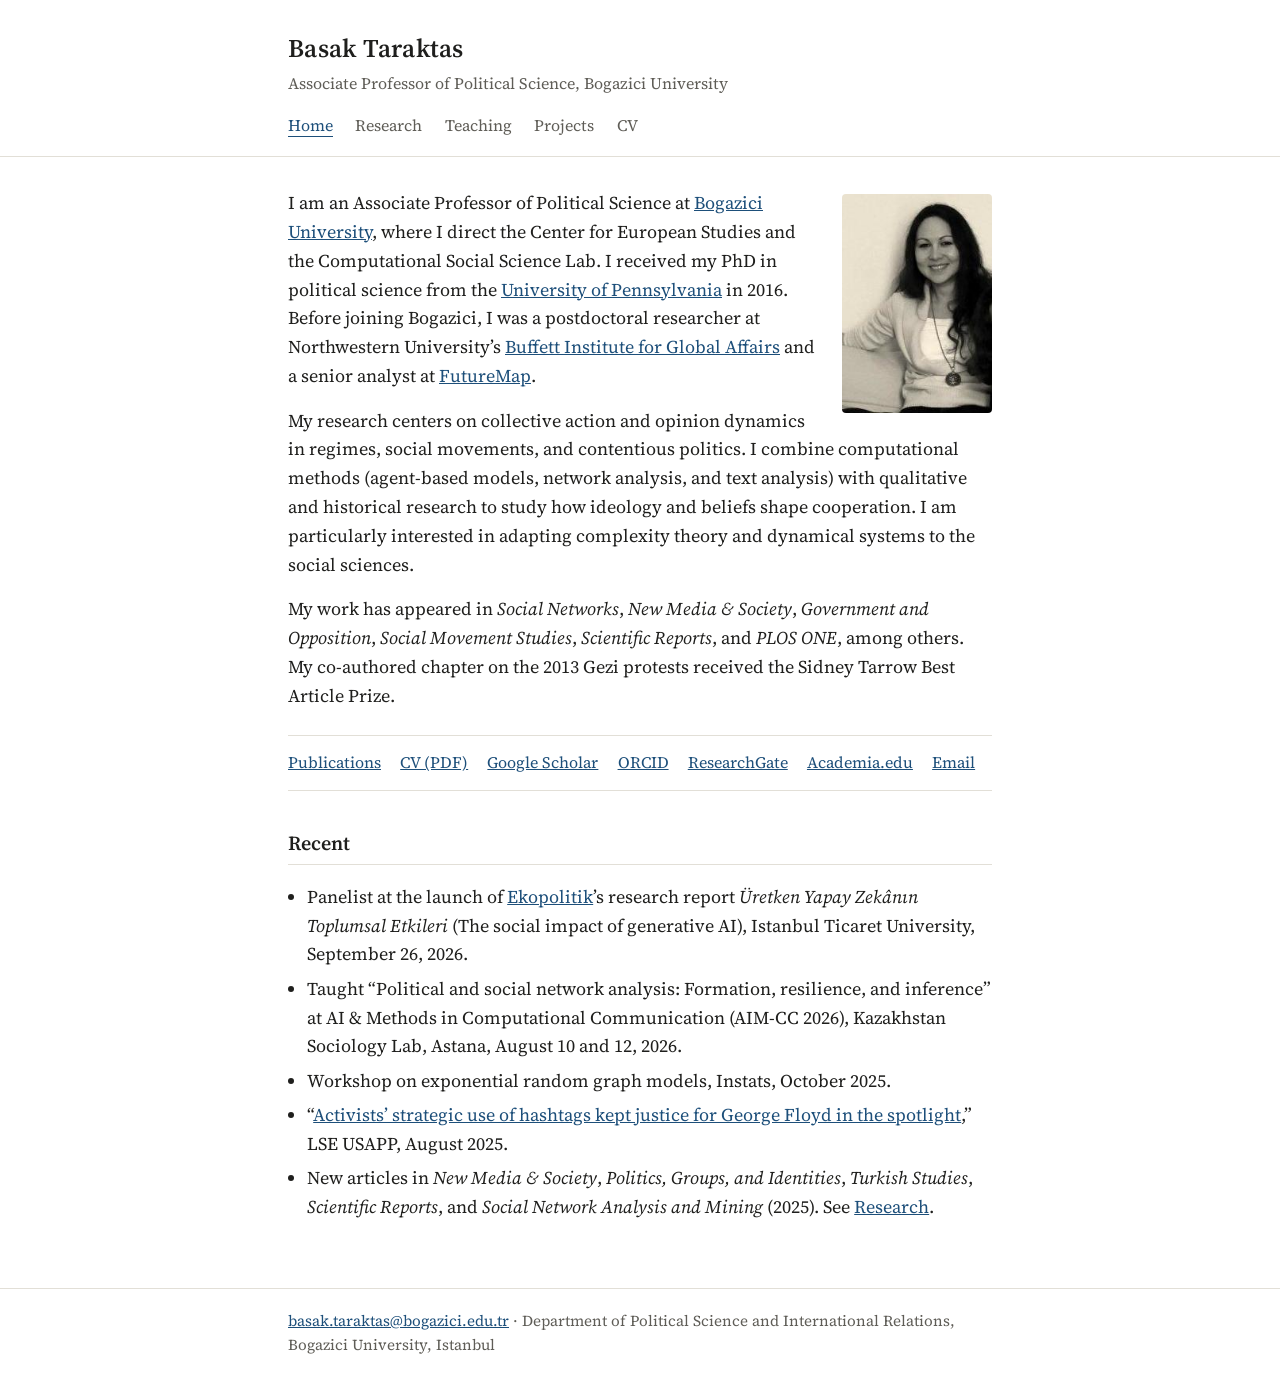
<file: index.html>
<!DOCTYPE html>
<html lang="en">
<head>
  <meta charset="utf-8">
  <meta name="viewport" content="width=device-width, initial-scale=1">
  <title>Basak Taraktas</title>
  <meta name="description" content="Basak Taraktas is an Associate Professor of Political Science at Bogazici University who studies collective action, opinion dynamics, and computational social science.">
  <link rel="canonical" href="https://basaktaraktas.com/">
  <meta property="og:type" content="website">
  <meta property="og:title" content="Basak Taraktas">
  <meta property="og:description" content="Basak Taraktas is an Associate Professor of Political Science at Bogazici University who studies collective action, opinion dynamics, and computational social science.">
  <meta property="og:url" content="https://basaktaraktas.com/">
  <meta property="og:image" content="https://basaktaraktas.com/img/basak-taraktas.jpg">
  <meta name="twitter:card" content="summary">
  <link rel="icon" href="/favicon.svg" type="image/svg+xml">
  <link rel="preconnect" href="https://fonts.googleapis.com">
  <link rel="preconnect" href="https://fonts.gstatic.com" crossorigin>
  <link href="https://fonts.googleapis.com/css2?family=Source+Serif+4:ital,opsz,wght@0,8..60,400;0,8..60,600;1,8..60,400&display=swap" rel="stylesheet">
  <link rel="stylesheet" href="/style.css">
</head>
<body>
  <header class="site-header">
    <div class="wrap">
      <a class="site-name" href="/">Basak Taraktas</a>
      <p class="site-role">Associate Professor of Political Science, Bogazici University</p>
      <nav aria-label="Main">
      <ul>
        <li><a href="/" aria-current="page">Home</a></li>
        <li><a href="/research/">Research</a></li>
        <li><a href="/teaching/">Teaching</a></li>
        <li><a href="/projects/">Projects</a></li>
        <li><a href="/files/taraktas-cv.pdf">CV</a></li>
      </ul>
      </nav>
    </div>
  </header>
  <main>
    <div class="wrap">
      <img class="portrait" src="/img/basak-taraktas.jpg" alt="Photo of Basak Taraktas" width="189" height="276">
      <p>I am an Associate Professor of Political Science at <a href="https://pols.boun.edu.tr/faculty">Bogazici University</a>, where I direct the Center for European Studies and the Computational Social Science Lab. I received my PhD in political science from the <a href="https://www.polisci.upenn.edu">University of Pennsylvania</a> in 2016. Before joining Bogazici, I was a postdoctoral researcher at Northwestern University’s <a href="https://buffett.northwestern.edu">Buffett Institute for Global Affairs</a> and a senior analyst at <a href="https://futuremap.io">FutureMap</a>.</p>
      <p>My research centers on collective action and opinion dynamics in regimes, social movements, and contentious politics. I combine computational methods (agent-based models, network analysis, and text analysis) with qualitative and historical research to study how ideology and beliefs shape cooperation. I am particularly interested in adapting complexity theory and dynamical systems to the social sciences.</p>
      <p>My work has appeared in <em>Social Networks</em>, <em>New Media &amp; Society</em>, <em>Government and Opposition</em>, <em>Social Movement Studies</em>, <em>Scientific Reports</em>, and <em>PLOS ONE</em>, among others. My co-authored chapter on the 2013 Gezi protests received the Sidney Tarrow Best Article Prize.</p>
      <p class="links">
        <a href="/research/">Publications</a>
        <a href="/files/taraktas-cv.pdf">CV (PDF)</a>
        <a href="https://scholar.google.com/citations?user=_tt1o7cAAAAJ">Google Scholar</a>
        <a href="https://orcid.org/0000-0001-5479-4801">ORCID</a>
        <a href="https://www.researchgate.net/profile/Basak_Taraktas">ResearchGate</a>
        <a href="https://boun.academia.edu/BasakTaraktas">Academia.edu</a>
        <a href="mailto:basak.taraktas@bogazici.edu.tr">Email</a>
      </p>

      <h2>Recent</h2>
      <ul class="plain">
        <li>Panelist at the launch of <a href="https://www.ekopolitik.org">Ekopolitik</a>’s research report <em>Üretken Yapay Zekânın Toplumsal Etkileri</em> (The social impact of generative AI), Istanbul Ticaret University, September 26, 2026.</li>
        <li>Taught “Political and social network analysis: Formation, resilience, and inference” at AI &amp; Methods in Computational Communication (AIM-CC 2026), Kazakhstan Sociology Lab, Astana, August 10 and 12, 2026.</li>
        <li>Workshop on exponential random graph models, Instats, October 2025.</li>
        <li>“<a href="https://blogs.lse.ac.uk/usappblog/2025/08/18/activists-strategic-use-of-hashtags-kept-justice-for-george-floyd-in-the-spotlight/">Activists’ strategic use of hashtags kept justice for George Floyd in the spotlight</a>,” LSE USAPP, August 2025.</li>
        <li>New articles in <em>New Media &amp; Society</em>, <em>Politics, Groups, and Identities</em>, <em>Turkish Studies</em>, <em>Scientific Reports</em>, and <em>Social Network Analysis and Mining</em> (2025). See <a href="/research/">Research</a>.</li>
      </ul>
    </div>
  </main>
  <footer class="site-footer">
    <div class="wrap">
      <a href="mailto:basak.taraktas@bogazici.edu.tr">basak.taraktas@bogazici.edu.tr</a> · Department of Political Science and International Relations, Bogazici University, Istanbul
    </div>
  </footer>
</body>
</html>
</file>
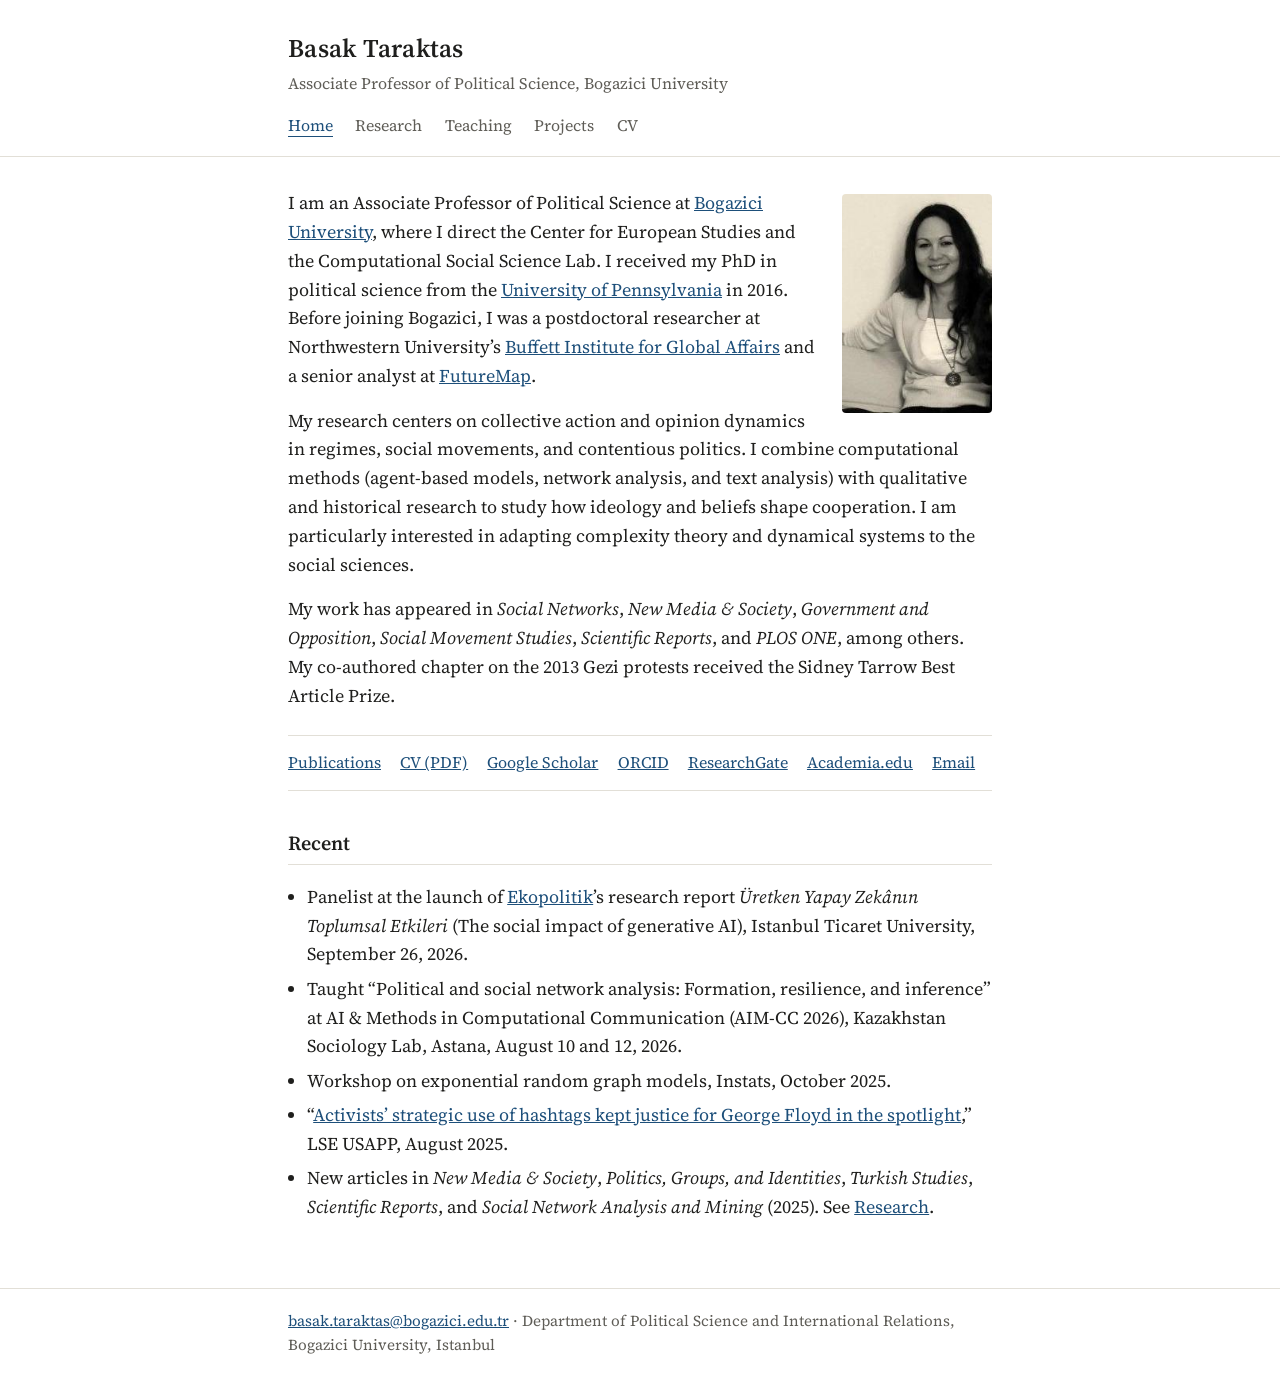
<file: about-me/index.html>
<!DOCTYPE html>
<html lang="en"><head><meta charset="utf-8"><title>Moved</title><meta http-equiv="refresh" content="0; url=/"><link rel="canonical" href="https://basaktaraktas.com/"></head><body><p>This page moved to <a href="/">/</a>.</p></body></html>
</file>
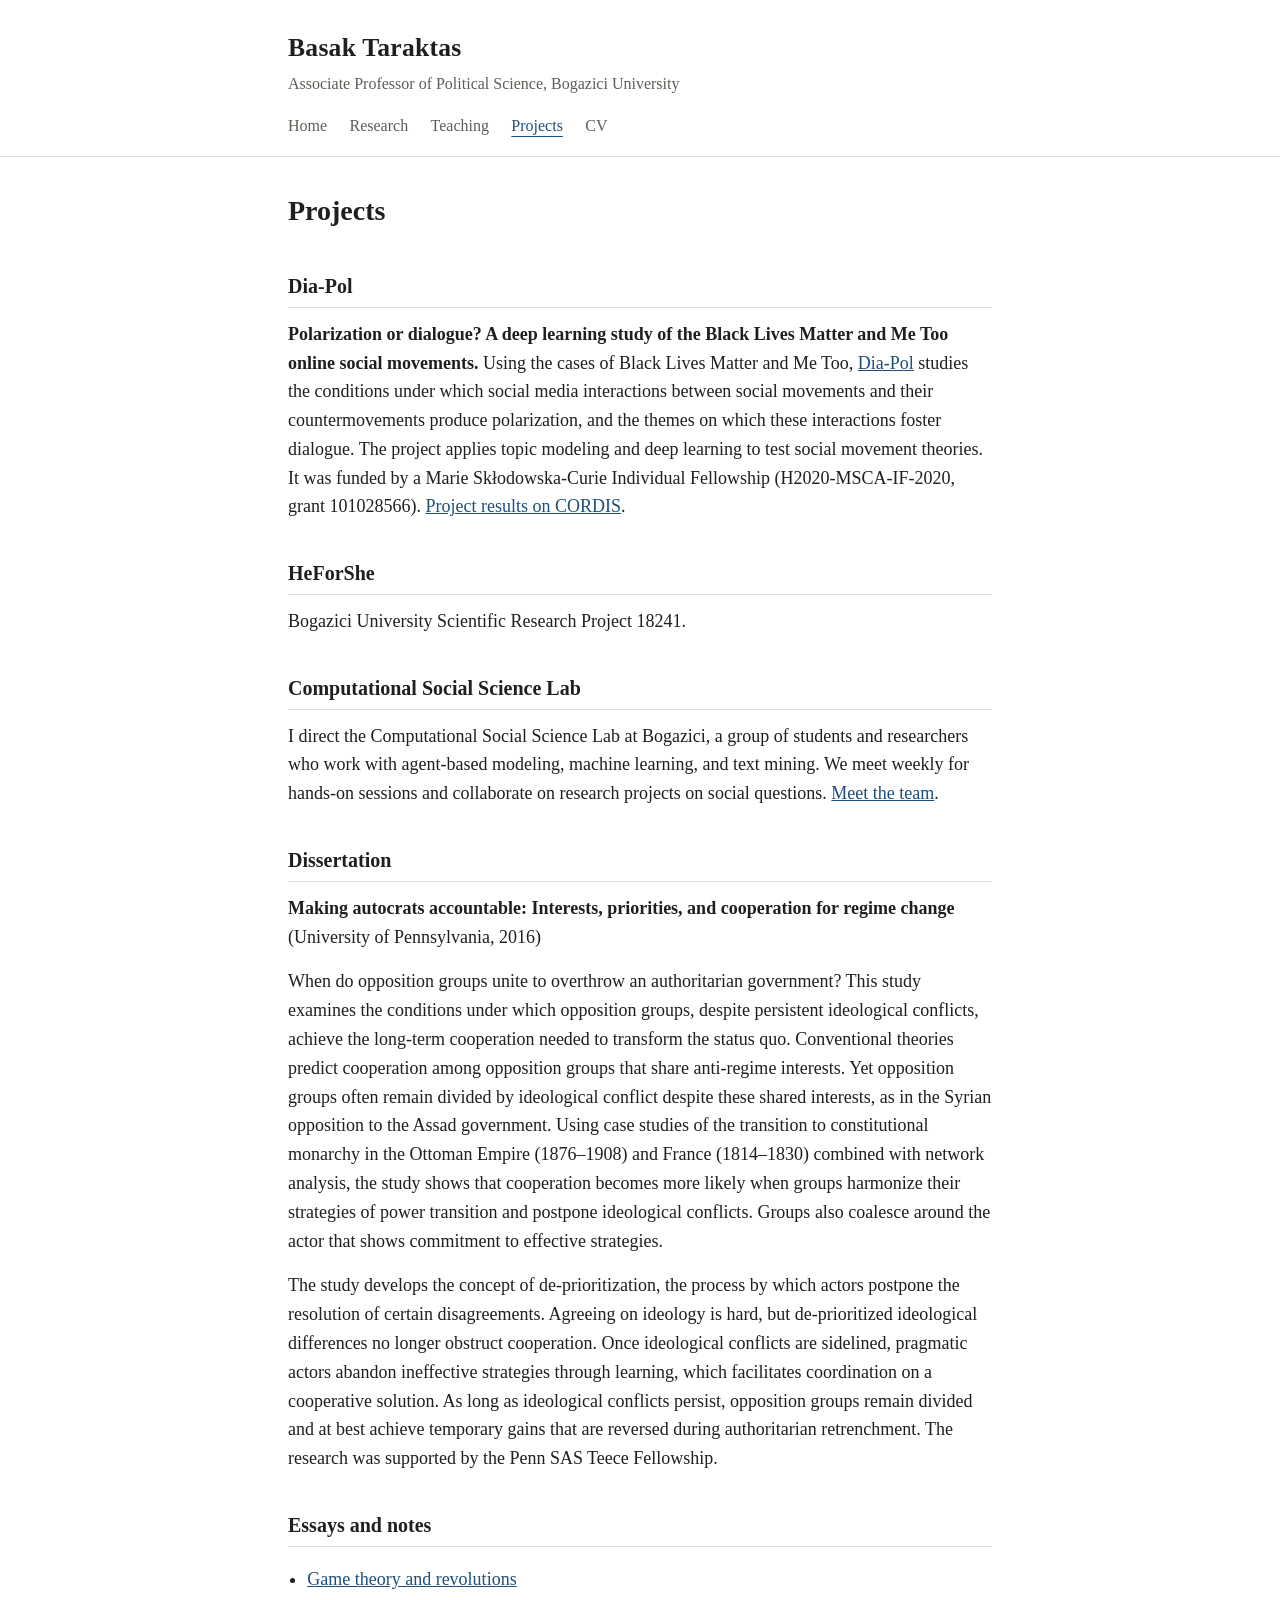
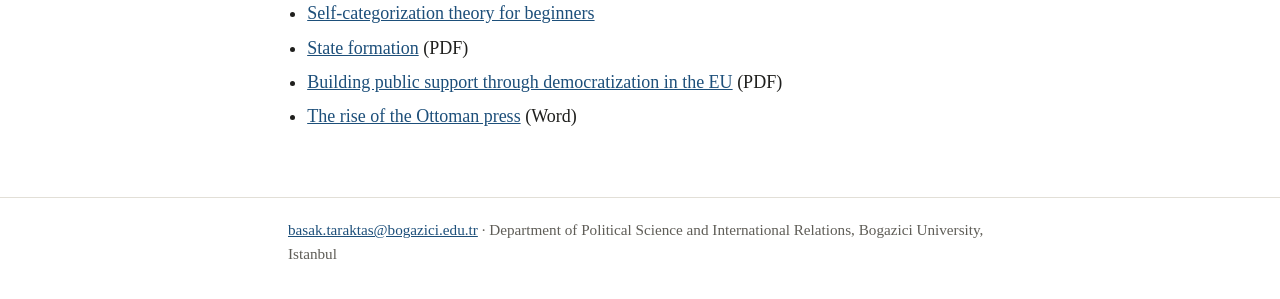
<file: bogazici-computational-social-science-society/index.html>
<!DOCTYPE html>
<html lang="en"><head><meta charset="utf-8"><title>Moved</title><meta http-equiv="refresh" content="0; url=/projects/"><link rel="canonical" href="https://basaktaraktas.com/projects/"></head><body><p>This page moved to <a href="/projects/">/projects/</a>.</p></body></html>
</file>
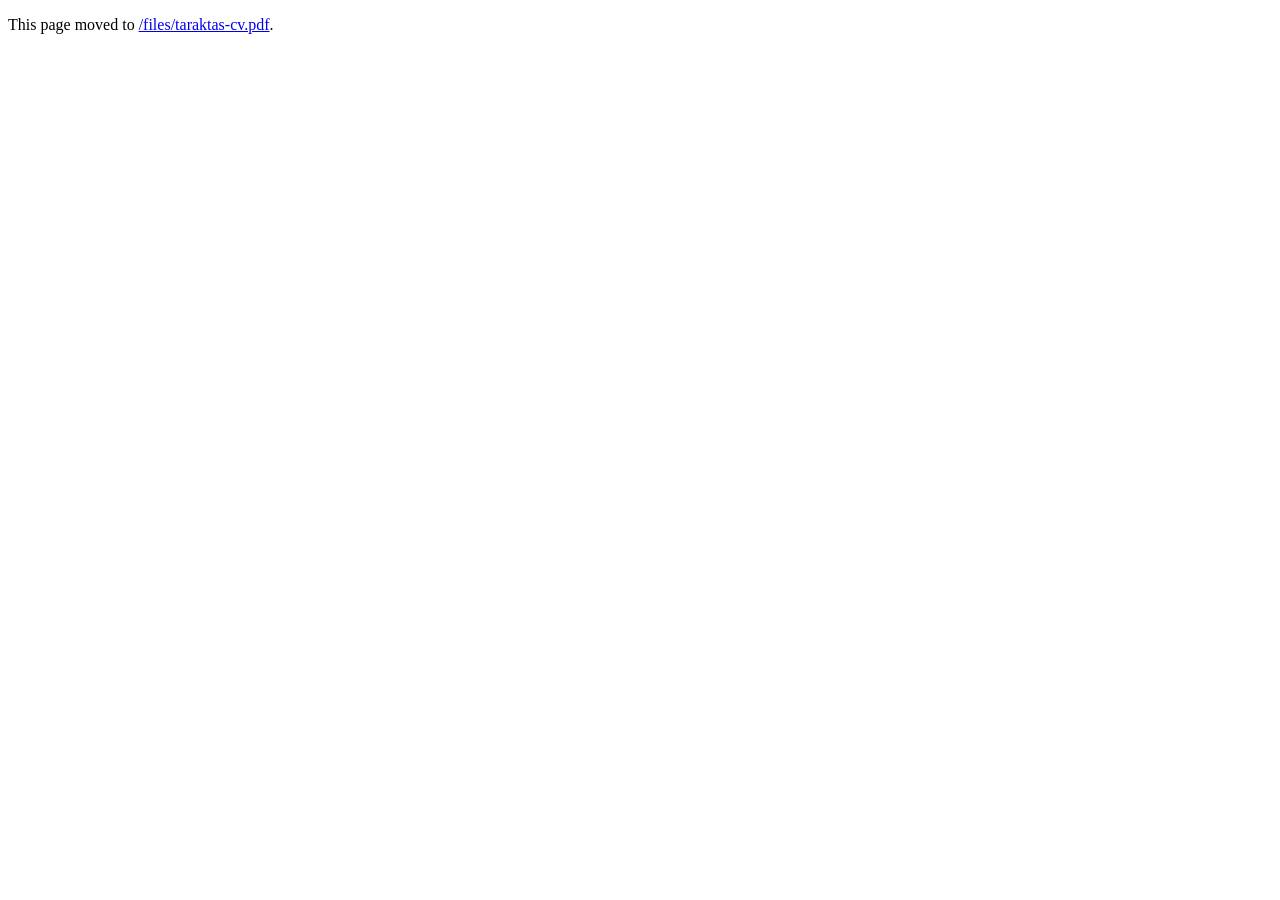
<file: curriculum-vitae-2/index.html>
<!DOCTYPE html>
<html lang="en"><head><meta charset="utf-8"><title>Moved</title><meta http-equiv="refresh" content="0; url=/files/taraktas-cv.pdf"><link rel="canonical" href="https://basaktaraktas.com/files/taraktas-cv.pdf"></head><body><p>This page moved to <a href="/files/taraktas-cv.pdf">/files/taraktas-cv.pdf</a>.</p></body></html>
</file>
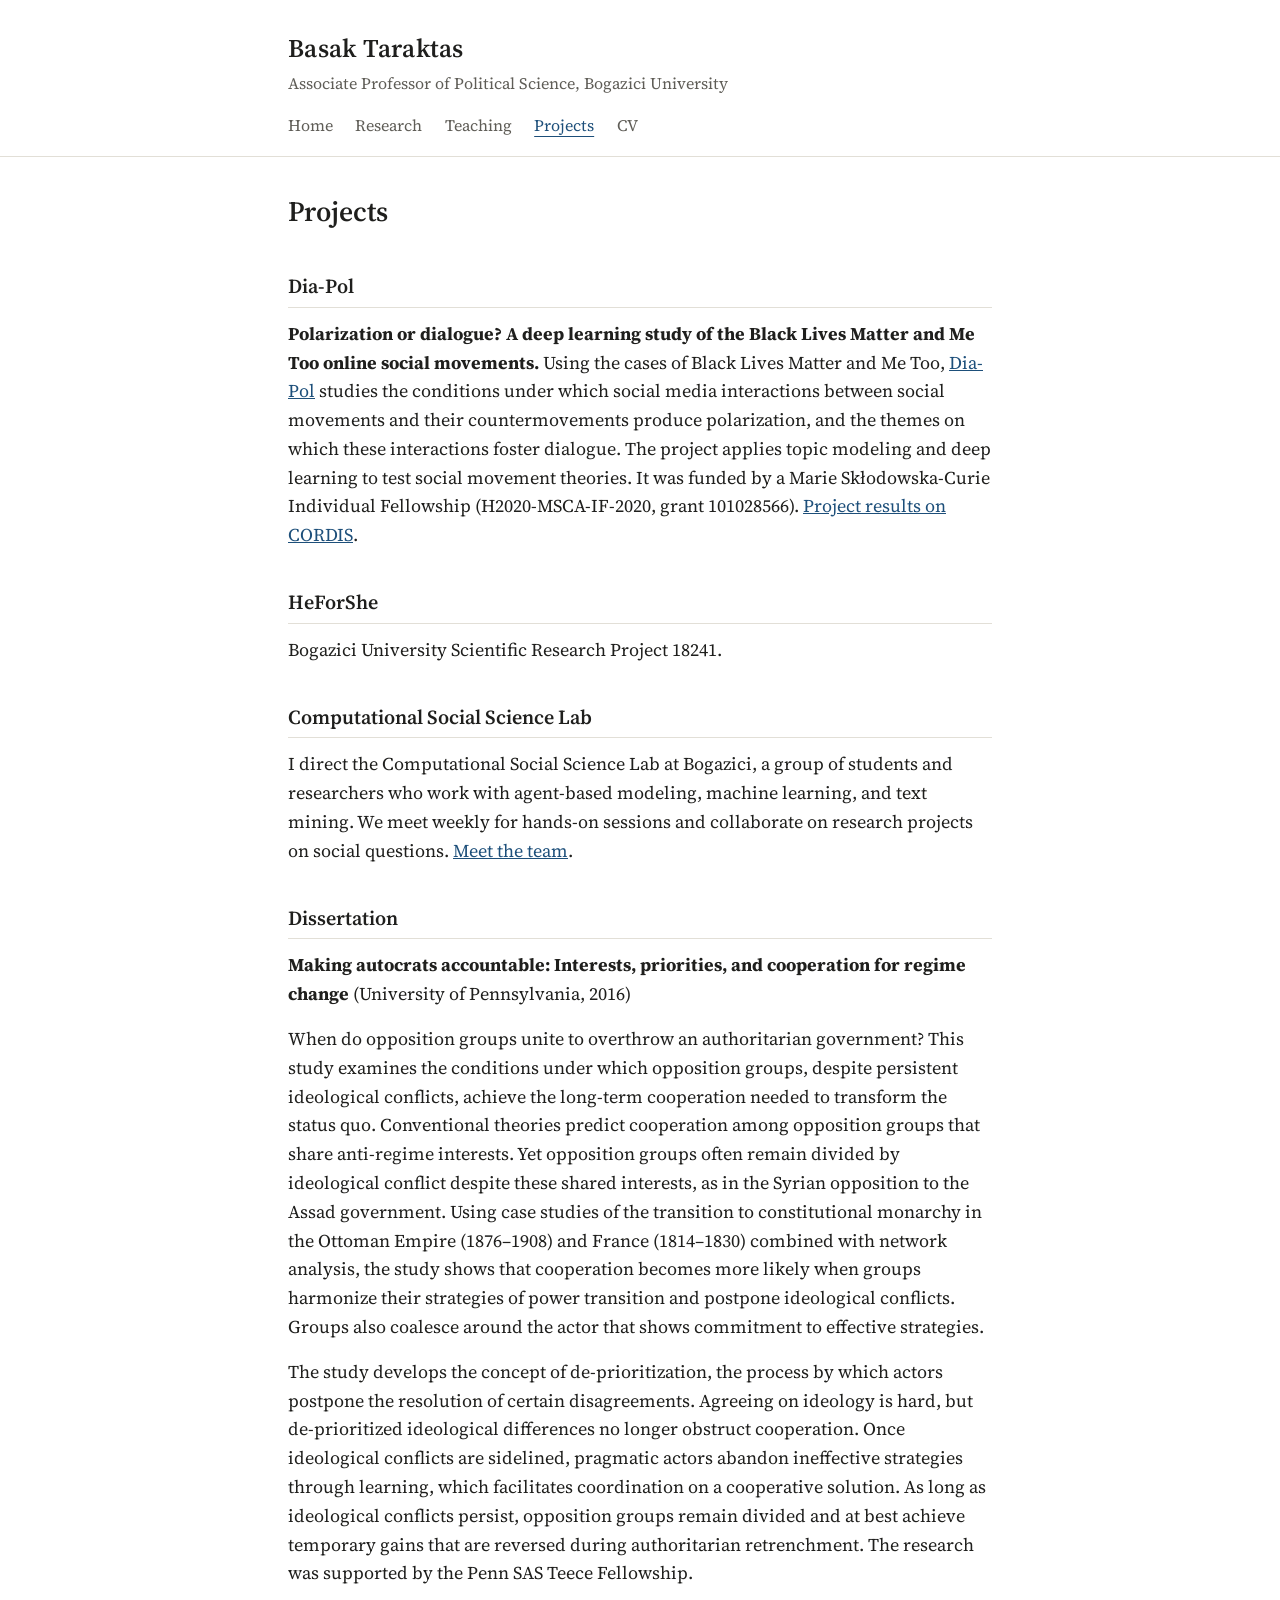
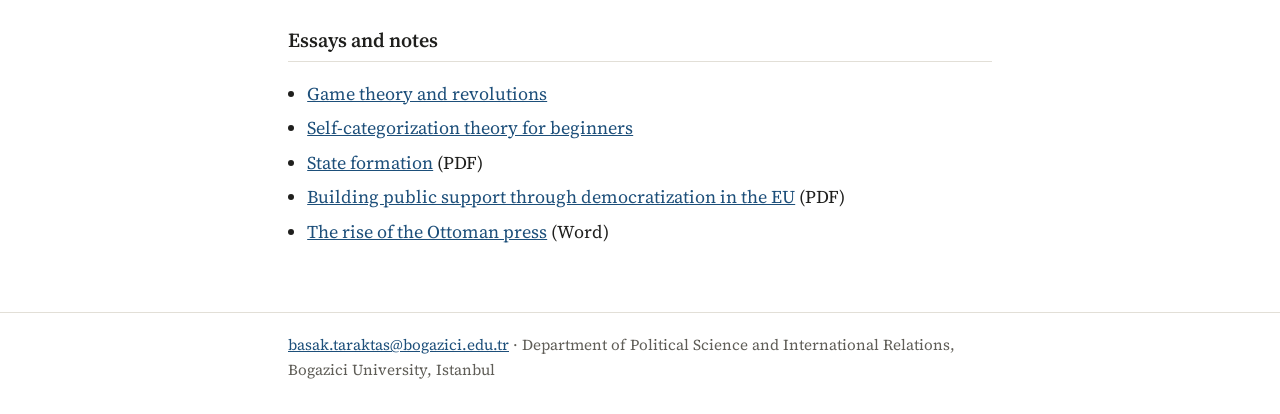
<file: projects/index.html>
<!DOCTYPE html>
<html lang="en">
<head>
  <meta charset="utf-8">
  <meta name="viewport" content="width=device-width, initial-scale=1">
  <title>Projects · Basak Taraktas</title>
  <meta name="description" content="Basak Taraktas is an Associate Professor of Political Science at Bogazici University who studies collective action, opinion dynamics, and computational social science.">
  <link rel="canonical" href="https://basaktaraktas.com/projects/">
  <meta property="og:type" content="website">
  <meta property="og:title" content="Projects · Basak Taraktas">
  <meta property="og:description" content="Basak Taraktas is an Associate Professor of Political Science at Bogazici University who studies collective action, opinion dynamics, and computational social science.">
  <meta property="og:url" content="https://basaktaraktas.com/projects/">
  <meta property="og:image" content="https://basaktaraktas.com/img/basak-taraktas.jpg">
  <meta name="twitter:card" content="summary">
  <link rel="icon" href="/favicon.svg" type="image/svg+xml">
  <link rel="preconnect" href="https://fonts.googleapis.com">
  <link rel="preconnect" href="https://fonts.gstatic.com" crossorigin>
  <link href="https://fonts.googleapis.com/css2?family=Source+Serif+4:ital,opsz,wght@0,8..60,400;0,8..60,600;1,8..60,400&display=swap" rel="stylesheet">
  <link rel="stylesheet" href="/style.css">
</head>
<body>
  <header class="site-header">
    <div class="wrap">
      <a class="site-name" href="/">Basak Taraktas</a>
      <p class="site-role">Associate Professor of Political Science, Bogazici University</p>
      <nav aria-label="Main">
      <ul>
        <li><a href="/">Home</a></li>
        <li><a href="/research/">Research</a></li>
        <li><a href="/teaching/">Teaching</a></li>
        <li><a href="/projects/" aria-current="page">Projects</a></li>
        <li><a href="/files/taraktas-cv.pdf">CV</a></li>
      </ul>
      </nav>
    </div>
  </header>
  <main>
    <div class="wrap">
      <h1>Projects</h1>

      <h2>Dia-Pol</h2>
      <p><strong>Polarization or dialogue? A deep learning study of the Black Lives Matter and Me Too online social movements.</strong> Using the cases of Black Lives Matter and Me Too, <a href="https://diapols.com">Dia-Pol</a> studies the conditions under which social media interactions between social movements and their countermovements produce polarization, and the themes on which these interactions foster dialogue. The project applies topic modeling and deep learning to test social movement theories. It was funded by a Marie Skłodowska-Curie Individual Fellowship (H2020-MSCA-IF-2020, grant 101028566). <a href="https://cordis.europa.eu/project/id/101028566/results">Project results on CORDIS</a>.</p>

      <h2>HeForShe</h2>
      <p>Bogazici University Scientific Research Project 18241.</p>

      <h2>Computational Social Science Lab</h2>
      <p>I direct the Computational Social Science Lab at Bogazici, a group of students and researchers who work with agent-based modeling, machine learning, and text mining. We meet weekly for hands-on sessions and collaborate on research projects on social questions. <a href="https://bouncsss.wordpress.com/team/">Meet the team</a>.</p>

      <h2>Dissertation</h2>
      <p><strong>Making autocrats accountable: Interests, priorities, and cooperation for regime change</strong> (University of Pennsylvania, 2016)</p>
      <p>When do opposition groups unite to overthrow an authoritarian government? This study examines the conditions under which opposition groups, despite persistent ideological conflicts, achieve the long-term cooperation needed to transform the status quo. Conventional theories predict cooperation among opposition groups that share anti-regime interests. Yet opposition groups often remain divided by ideological conflict despite these shared interests, as in the Syrian opposition to the Assad government. Using case studies of the transition to constitutional monarchy in the Ottoman Empire (1876–1908) and France (1814–1830) combined with network analysis, the study shows that cooperation becomes more likely when groups harmonize their strategies of power transition and postpone ideological conflicts. Groups also coalesce around the actor that shows commitment to effective strategies.</p>
      <p>The study develops the concept of de-prioritization, the process by which actors postpone the resolution of certain disagreements. Agreeing on ideology is hard, but de-prioritized ideological differences no longer obstruct cooperation. Once ideological conflicts are sidelined, pragmatic actors abandon ineffective strategies through learning, which facilitates coordination on a cooperative solution. As long as ideological conflicts persist, opposition groups remain divided and at best achieve temporary gains that are reversed during authoritarian retrenchment. The research was supported by the Penn SAS Teece Fellowship.</p>

      <h2>Essays and notes</h2>
      <ul class="plain">
        <li><a href="https://medium.com/@basaktaraktas/game-theory-revolutions-f722f9889d79">Game theory and revolutions</a></li>
        <li><a href="https://medium.com/@basaktaraktas/self-categorization-theory-for-beginners-201ae297e9b5">Self-categorization theory for beginners</a></li>
        <li><a href="/files/state-formation.pdf">State formation</a> (PDF)</li>
        <li><a href="/files/building-public-support-through-democratization.pdf">Building public support through democratization in the EU</a> (PDF)</li>
        <li><a href="/files/the-rise-of-the-ottoman-press.docx">The rise of the Ottoman press</a> (Word)</li>
      </ul>
    </div>
  </main>
  <footer class="site-footer">
    <div class="wrap">
      <a href="mailto:basak.taraktas@bogazici.edu.tr">basak.taraktas@bogazici.edu.tr</a> · Department of Political Science and International Relations, Bogazici University, Istanbul
    </div>
  </footer>
</body>
</html>
</file>
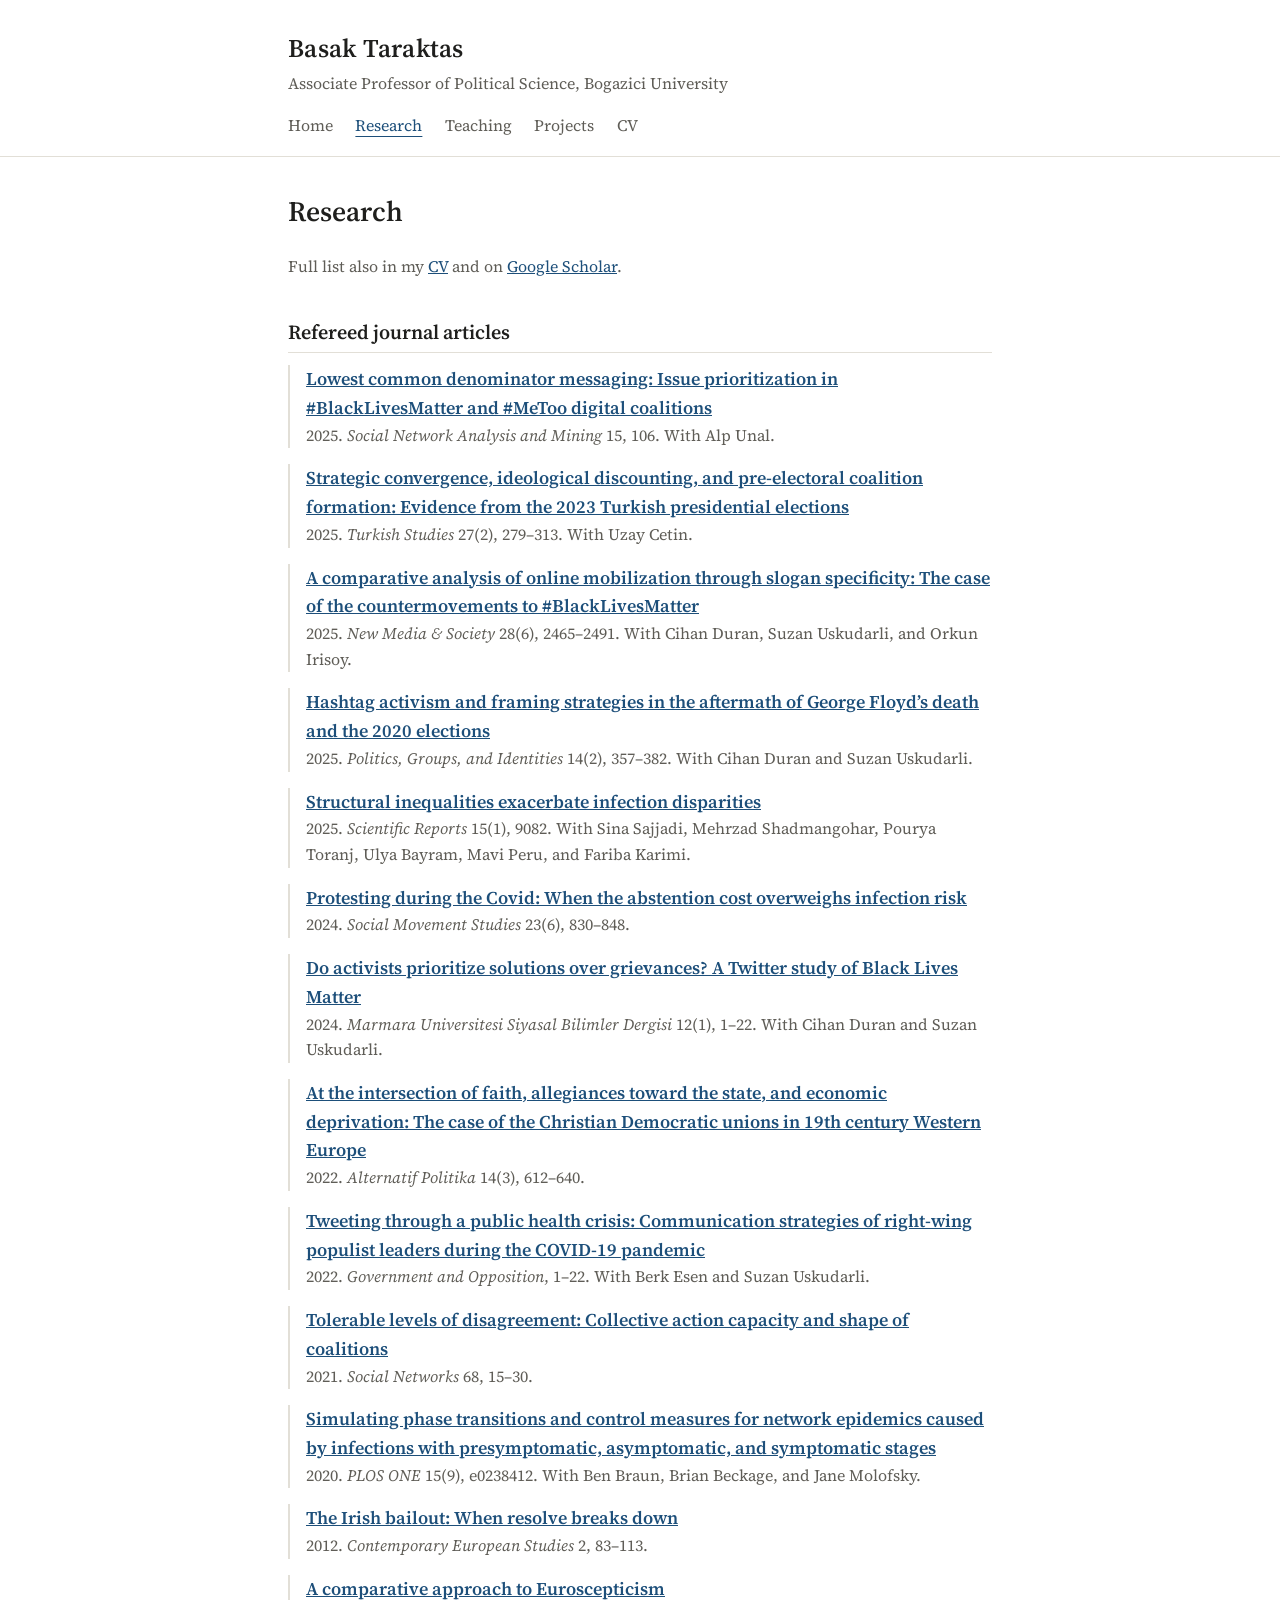
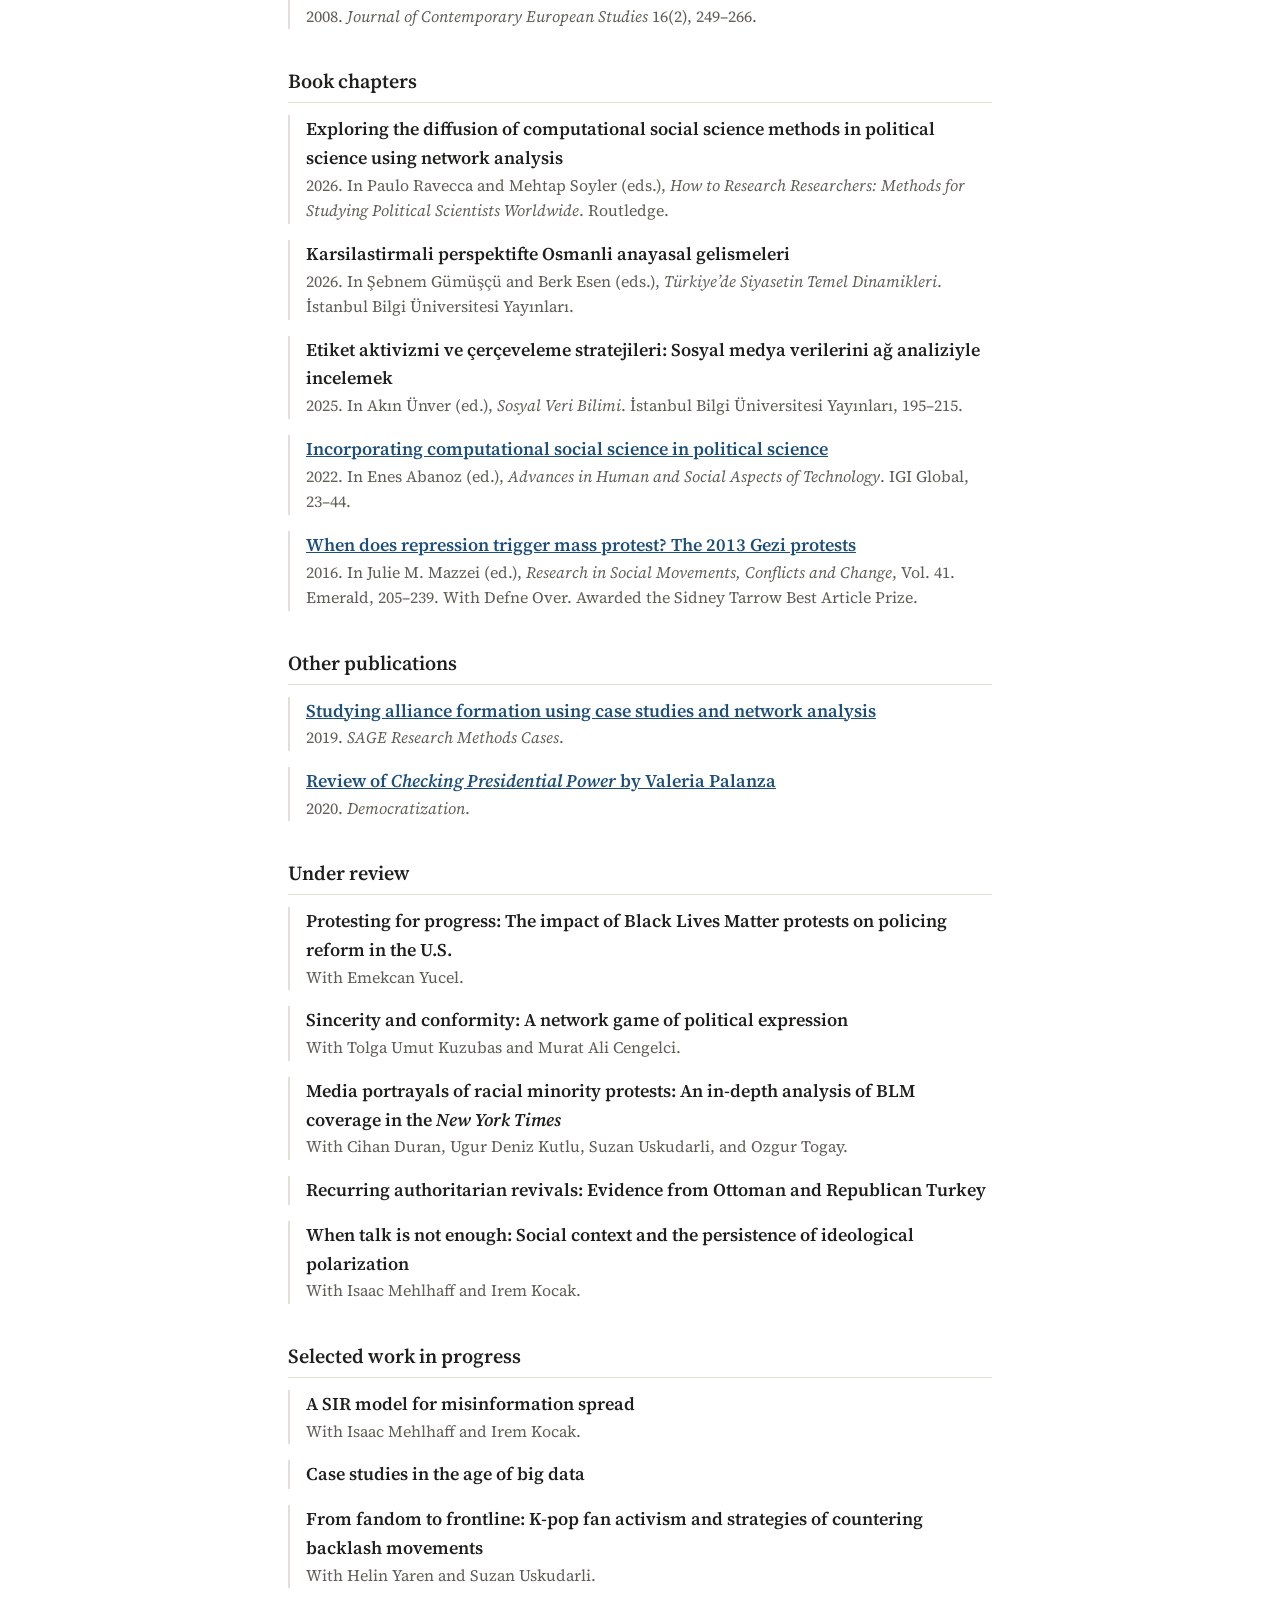
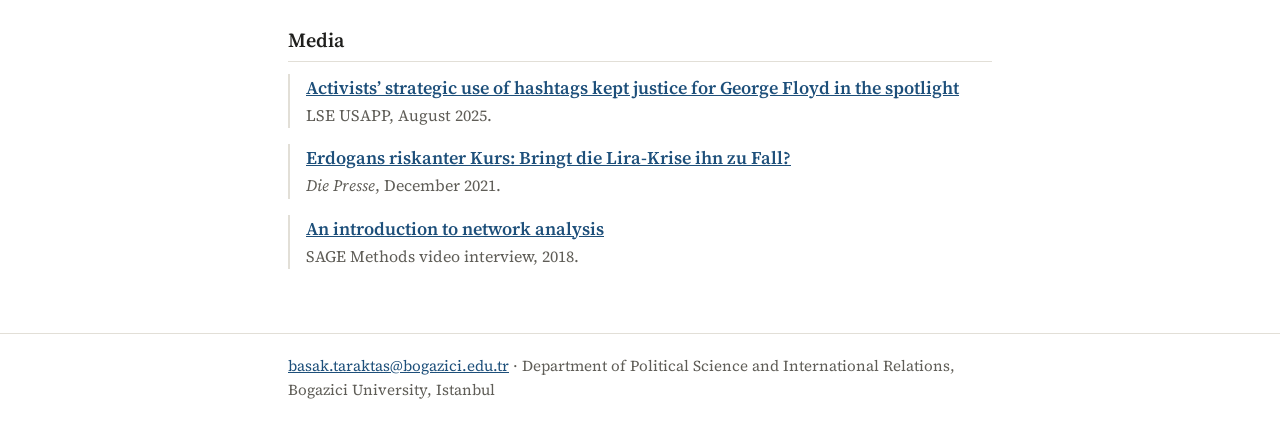
<file: research/index.html>
<!DOCTYPE html>
<html lang="en">
<head>
  <meta charset="utf-8">
  <meta name="viewport" content="width=device-width, initial-scale=1">
  <title>Research · Basak Taraktas</title>
  <meta name="description" content="Basak Taraktas is an Associate Professor of Political Science at Bogazici University who studies collective action, opinion dynamics, and computational social science.">
  <link rel="canonical" href="https://basaktaraktas.com/research/">
  <meta property="og:type" content="website">
  <meta property="og:title" content="Research · Basak Taraktas">
  <meta property="og:description" content="Basak Taraktas is an Associate Professor of Political Science at Bogazici University who studies collective action, opinion dynamics, and computational social science.">
  <meta property="og:url" content="https://basaktaraktas.com/research/">
  <meta property="og:image" content="https://basaktaraktas.com/img/basak-taraktas.jpg">
  <meta name="twitter:card" content="summary">
  <link rel="icon" href="/favicon.svg" type="image/svg+xml">
  <link rel="preconnect" href="https://fonts.googleapis.com">
  <link rel="preconnect" href="https://fonts.gstatic.com" crossorigin>
  <link href="https://fonts.googleapis.com/css2?family=Source+Serif+4:ital,opsz,wght@0,8..60,400;0,8..60,600;1,8..60,400&display=swap" rel="stylesheet">
  <link rel="stylesheet" href="/style.css">
</head>
<body>
  <header class="site-header">
    <div class="wrap">
      <a class="site-name" href="/">Basak Taraktas</a>
      <p class="site-role">Associate Professor of Political Science, Bogazici University</p>
      <nav aria-label="Main">
      <ul>
        <li><a href="/">Home</a></li>
        <li><a href="/research/" aria-current="page">Research</a></li>
        <li><a href="/teaching/">Teaching</a></li>
        <li><a href="/projects/">Projects</a></li>
        <li><a href="/files/taraktas-cv.pdf">CV</a></li>
      </ul>
      </nav>
    </div>
  </header>
  <main>
    <div class="wrap">
      <h1>Research</h1>
      <p class="note">Full list also in my <a href="/files/taraktas-cv.pdf">CV</a> and on <a href="https://scholar.google.com/citations?user=_tt1o7cAAAAJ">Google Scholar</a>.</p>

      <h2>Refereed journal articles</h2>
      <ul class="pubs">
        <li><a class="title" href="https://doi.org/10.1007/s13278-025-01522-y">Lowest common denominator messaging: Issue prioritization in #BlackLivesMatter and #MeToo digital coalitions</a><span class="meta">2025. <em>Social Network Analysis and Mining</em> 15, 106. With Alp Unal.</span></li>
        <li><a class="title" href="https://doi.org/10.1080/14683849.2025.2576098">Strategic convergence, ideological discounting, and pre-electoral coalition formation: Evidence from the 2023 Turkish presidential elections</a><span class="meta">2025. <em>Turkish Studies</em> 27(2), 279–313. With Uzay Cetin.</span></li>
        <li><a class="title" href="https://doi.org/10.1177/14614448251336421">A comparative analysis of online mobilization through slogan specificity: The case of the countermovements to #BlackLivesMatter</a><span class="meta">2025. <em>New Media &amp; Society</em> 28(6), 2465–2491. With Cihan Duran, Suzan Uskudarli, and Orkun Irisoy.</span></li>
        <li><a class="title" href="https://doi.org/10.1080/21565503.2025.2518533">Hashtag activism and framing strategies in the aftermath of George Floyd’s death and the 2020 elections</a><span class="meta">2025. <em>Politics, Groups, and Identities</em> 14(2), 357–382. With Cihan Duran and Suzan Uskudarli.</span></li>
        <li><a class="title" href="https://doi.org/10.1038/s41598-025-91008-w">Structural inequalities exacerbate infection disparities</a><span class="meta">2025. <em>Scientific Reports</em> 15(1), 9082. With Sina Sajjadi, Mehrzad Shadmangohar, Pourya Toranj, Ulya Bayram, Mavi Peru, and Fariba Karimi.</span></li>
        <li><a class="title" href="https://doi.org/10.1080/14742837.2024.2349580">Protesting during the Covid: When the abstention cost overweighs infection risk</a><span class="meta">2024. <em>Social Movement Studies</em> 23(6), 830–848.</span></li>
        <li><a class="title" href="https://doi.org/10.14782/marmarasbd.1316065">Do activists prioritize solutions over grievances? A Twitter study of Black Lives Matter</a><span class="meta">2024. <em>Marmara Universitesi Siyasal Bilimler Dergisi</em> 12(1), 1–22. With Cihan Duran and Suzan Uskudarli.</span></li>
        <li><a class="title" href="https://doi.org/10.53376/ap.2022.21">At the intersection of faith, allegiances toward the state, and economic deprivation: The case of the Christian Democratic unions in 19th century Western Europe</a><span class="meta">2022. <em>Alternatif Politika</em> 14(3), 612–640.</span></li>
        <li><a class="title" href="https://doi.org/10.1017/gov.2022.34">Tweeting through a public health crisis: Communication strategies of right-wing populist leaders during the COVID-19 pandemic</a><span class="meta">2022. <em>Government and Opposition</em>, 1–22. With Berk Esen and Suzan Uskudarli.</span></li>
        <li><a class="title" href="https://doi.org/10.1016/j.socnet.2021.04.002">Tolerable levels of disagreement: Collective action capacity and shape of coalitions</a><span class="meta">2021. <em>Social Networks</em> 68, 15–30.</span></li>
        <li><a class="title" href="https://doi.org/10.1371/journal.pone.0238412">Simulating phase transitions and control measures for network epidemics caused by infections with presymptomatic, asymptomatic, and symptomatic stages</a><span class="meta">2020. <em>PLOS ONE</em> 15(9), e0238412. With Ben Braun, Brian Beckage, and Jane Molofsky.</span></li>
        <li><a class="title" href="/files/taraktas-2012-irish-bailout.pdf">The Irish bailout: When resolve breaks down</a><span class="meta">2012. <em>Contemporary European Studies</em> 2, 83–113.</span></li>
        <li><a class="title" href="/files/taraktas-2008-euroscepticism.pdf">A comparative approach to Euroscepticism</a><span class="meta">2008. <em>Journal of Contemporary European Studies</em> 16(2), 249–266.</span></li>
      </ul>

      <h2>Book chapters</h2>
      <ul class="pubs">
        <li><span class="title">Exploring the diffusion of computational social science methods in political science using network analysis</span><span class="meta">2026. In Paulo Ravecca and Mehtap Soyler (eds.), <em>How to Research Researchers: Methods for Studying Political Scientists Worldwide</em>. Routledge.</span></li>
        <li><span class="title">Karsilastirmali perspektifte Osmanli anayasal gelismeleri</span><span class="meta">2026. In Şebnem Gümüşçü and Berk Esen (eds.), <em>Türkiye’de Siyasetin Temel Dinamikleri</em>. İstanbul Bilgi Üniversitesi Yayınları.</span></li>
        <li><span class="title">Etiket aktivizmi ve çerçeveleme stratejileri: Sosyal medya verilerini ağ analiziyle incelemek</span><span class="meta">2025. In Akın Ünver (ed.), <em>Sosyal Veri Bilimi</em>. İstanbul Bilgi Üniversitesi Yayınları, 195–215.</span></li>
        <li><a class="title" href="https://doi.org/10.4018/978-1-7998-8553-5.ch002">Incorporating computational social science in political science</a><span class="meta">2022. In Enes Abanoz (ed.), <em>Advances in Human and Social Aspects of Technology</em>. IGI Global, 23–44.</span></li>
        <li><a class="title" href="https://doi.org/10.1108/S0163-786X20170000041017">When does repression trigger mass protest? The 2013 Gezi protests</a><span class="meta">2016. In Julie M. Mazzei (ed.), <em>Research in Social Movements, Conflicts and Change</em>, Vol. 41. Emerald, 205–239. With Defne Over. Awarded the Sidney Tarrow Best Article Prize.</span></li>
      </ul>

      <h2>Other publications</h2>
      <ul class="pubs">
        <li><a class="title" href="https://doi.org/10.4135/9781526486639">Studying alliance formation using case studies and network analysis</a><span class="meta">2019. <em>SAGE Research Methods Cases</em>.</span></li>
        <li><a class="title" href="https://www.tandfonline.com/doi/full/10.1080/13510347.2020.1787990">Review of <em>Checking Presidential Power</em> by Valeria Palanza</a><span class="meta">2020. <em>Democratization</em>.</span></li>
      </ul>

      <h2>Under review</h2>
      <ul class="pubs">
        <li><span class="title">Protesting for progress: The impact of Black Lives Matter protests on policing reform in the U.S.</span><span class="meta">With Emekcan Yucel.</span></li>
        <li><span class="title">Sincerity and conformity: A network game of political expression</span><span class="meta">With Tolga Umut Kuzubas and Murat Ali Cengelci.</span></li>
        <li><span class="title">Media portrayals of racial minority protests: An in-depth analysis of BLM coverage in the <em>New York Times</em></span><span class="meta">With Cihan Duran, Ugur Deniz Kutlu, Suzan Uskudarli, and Ozgur Togay.</span></li>
        <li><span class="title">Recurring authoritarian revivals: Evidence from Ottoman and Republican Turkey</span></li>
        <li><span class="title">When talk is not enough: Social context and the persistence of ideological polarization</span><span class="meta">With Isaac Mehlhaff and Irem Kocak.</span></li>
      </ul>

      <h2>Selected work in progress</h2>
      <ul class="pubs">
        <li><span class="title">A SIR model for misinformation spread</span><span class="meta">With Isaac Mehlhaff and Irem Kocak.</span></li>
        <li><span class="title">Case studies in the age of big data</span></li>
        <li><span class="title">From fandom to frontline: K-pop fan activism and strategies of countering backlash movements</span><span class="meta">With Helin Yaren and Suzan Uskudarli.</span></li>
      </ul>

      <h2>Media</h2>
      <ul class="pubs">
        <li><a class="title" href="https://blogs.lse.ac.uk/usappblog/2025/08/18/activists-strategic-use-of-hashtags-kept-justice-for-george-floyd-in-the-spotlight/">Activists’ strategic use of hashtags kept justice for George Floyd in the spotlight</a><span class="meta">LSE USAPP, August 2025.</span></li>
        <li><a class="title" href="https://www.diepresse.com/6068832/erdogans-riskanter-kurs-bringt-die-lira-krise-ihn-zu-fall">Erdogans riskanter Kurs: Bringt die Lira-Krise ihn zu Fall?</a><span class="meta"><em>Die Presse</em>, December 2021.</span></li>
        <li><a class="title" href="http://methods.sagepub.com/video/srmpromo/VXbwhb/an-introduction-to-network-analysis">An introduction to network analysis</a><span class="meta">SAGE Methods video interview, 2018.</span></li>
      </ul>
    </div>
  </main>
  <footer class="site-footer">
    <div class="wrap">
      <a href="mailto:basak.taraktas@bogazici.edu.tr">basak.taraktas@bogazici.edu.tr</a> · Department of Political Science and International Relations, Bogazici University, Istanbul
    </div>
  </footer>
</body>
</html>
</file>
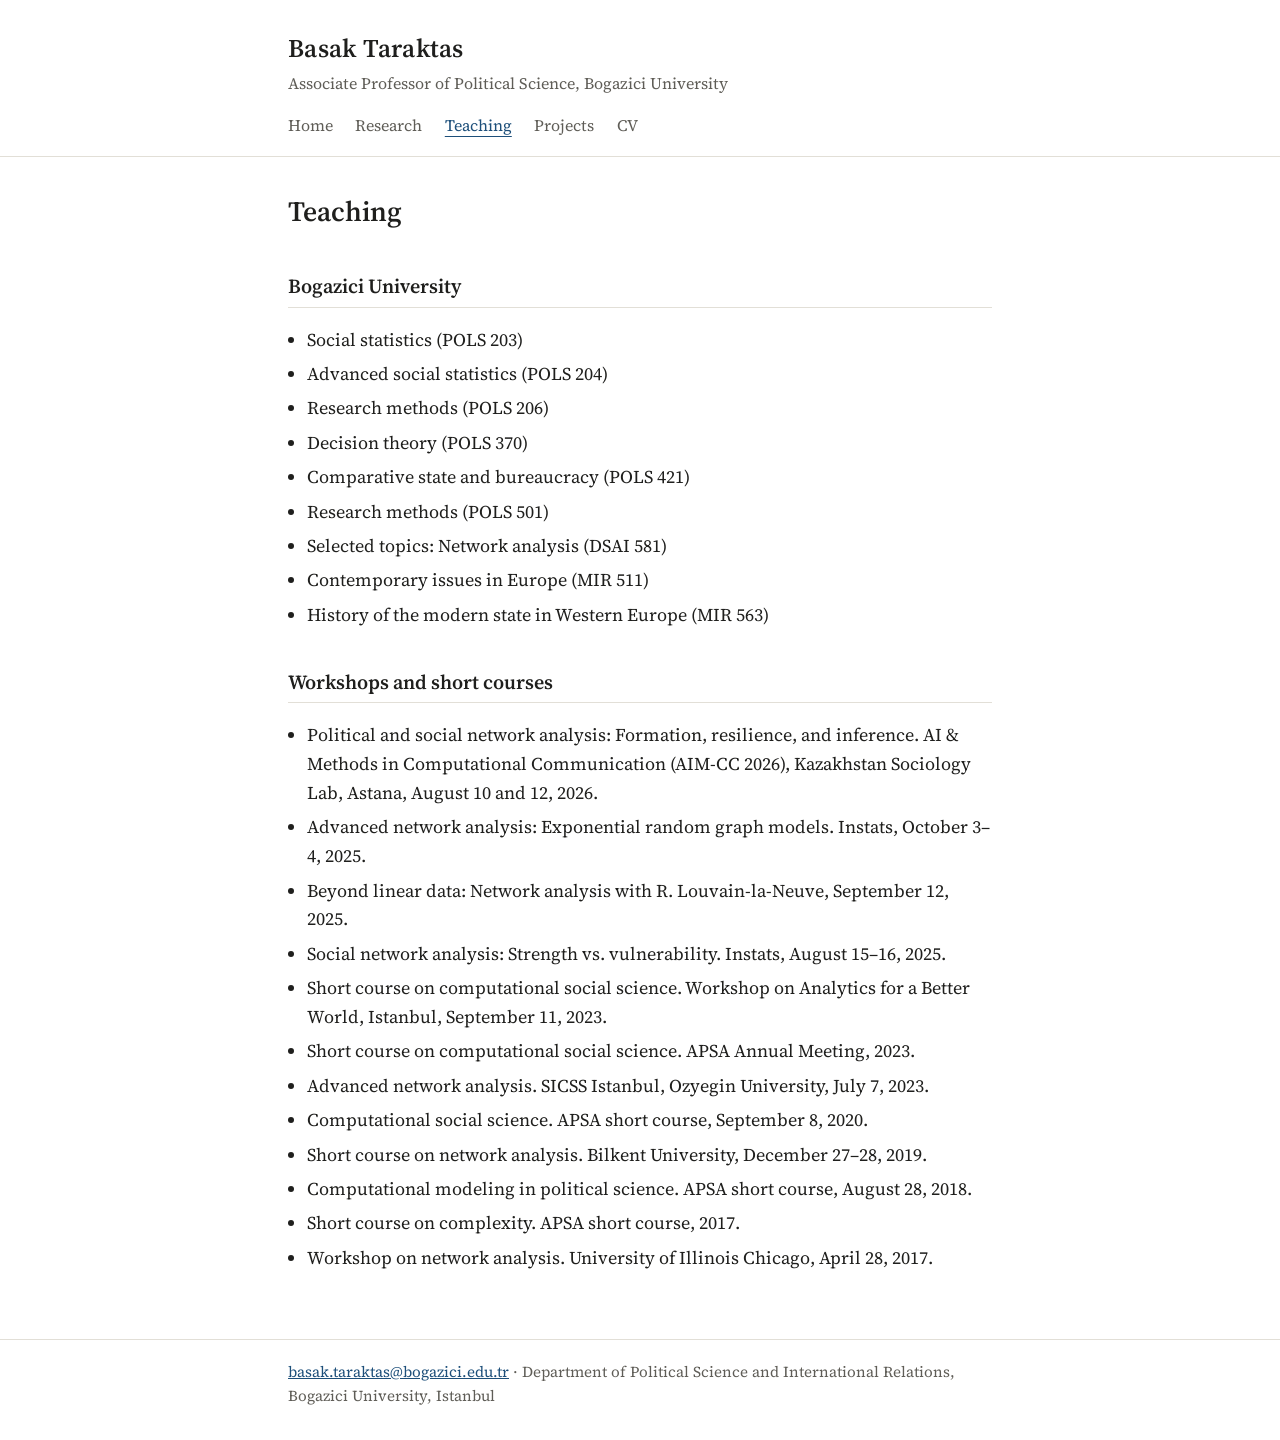
<file: teaching/index.html>
<!DOCTYPE html>
<html lang="en">
<head>
  <meta charset="utf-8">
  <meta name="viewport" content="width=device-width, initial-scale=1">
  <title>Teaching · Basak Taraktas</title>
  <meta name="description" content="Basak Taraktas is an Associate Professor of Political Science at Bogazici University who studies collective action, opinion dynamics, and computational social science.">
  <link rel="canonical" href="https://basaktaraktas.com/teaching/">
  <meta property="og:type" content="website">
  <meta property="og:title" content="Teaching · Basak Taraktas">
  <meta property="og:description" content="Basak Taraktas is an Associate Professor of Political Science at Bogazici University who studies collective action, opinion dynamics, and computational social science.">
  <meta property="og:url" content="https://basaktaraktas.com/teaching/">
  <meta property="og:image" content="https://basaktaraktas.com/img/basak-taraktas.jpg">
  <meta name="twitter:card" content="summary">
  <link rel="icon" href="/favicon.svg" type="image/svg+xml">
  <link rel="preconnect" href="https://fonts.googleapis.com">
  <link rel="preconnect" href="https://fonts.gstatic.com" crossorigin>
  <link href="https://fonts.googleapis.com/css2?family=Source+Serif+4:ital,opsz,wght@0,8..60,400;0,8..60,600;1,8..60,400&display=swap" rel="stylesheet">
  <link rel="stylesheet" href="/style.css">
</head>
<body>
  <header class="site-header">
    <div class="wrap">
      <a class="site-name" href="/">Basak Taraktas</a>
      <p class="site-role">Associate Professor of Political Science, Bogazici University</p>
      <nav aria-label="Main">
      <ul>
        <li><a href="/">Home</a></li>
        <li><a href="/research/">Research</a></li>
        <li><a href="/teaching/" aria-current="page">Teaching</a></li>
        <li><a href="/projects/">Projects</a></li>
        <li><a href="/files/taraktas-cv.pdf">CV</a></li>
      </ul>
      </nav>
    </div>
  </header>
  <main>
    <div class="wrap">
      <h1>Teaching</h1>

      <h2>Bogazici University</h2>
      <ul class="plain">
        <li>Social statistics (POLS 203)</li>
        <li>Advanced social statistics (POLS 204)</li>
        <li>Research methods (POLS 206)</li>
        <li>Decision theory (POLS 370)</li>
        <li>Comparative state and bureaucracy (POLS 421)</li>
        <li>Research methods (POLS 501)</li>
        <li>Selected topics: Network analysis (DSAI 581)</li>
        <li>Contemporary issues in Europe (MIR 511)</li>
        <li>History of the modern state in Western Europe (MIR 563)</li>
      </ul>

      <h2>Workshops and short courses</h2>
      <ul class="plain">
        <li>Political and social network analysis: Formation, resilience, and inference. AI &amp; Methods in Computational Communication (AIM-CC 2026), Kazakhstan Sociology Lab, Astana, August 10 and 12, 2026.</li>
        <li>Advanced network analysis: Exponential random graph models. Instats, October 3–4, 2025.</li>
        <li>Beyond linear data: Network analysis with R. Louvain-la-Neuve, September 12, 2025.</li>
        <li>Social network analysis: Strength vs. vulnerability. Instats, August 15–16, 2025.</li>
        <li>Short course on computational social science. Workshop on Analytics for a Better World, Istanbul, September 11, 2023.</li>
        <li>Short course on computational social science. APSA Annual Meeting, 2023.</li>
        <li>Advanced network analysis. SICSS Istanbul, Ozyegin University, July 7, 2023.</li>
        <li>Computational social science. APSA short course, September 8, 2020.</li>
        <li>Short course on network analysis. Bilkent University, December 27–28, 2019.</li>
        <li>Computational modeling in political science. APSA short course, August 28, 2018.</li>
        <li>Short course on complexity. APSA short course, 2017.</li>
        <li>Workshop on network analysis. University of Illinois Chicago, April 28, 2017.</li>
      </ul>
    </div>
  </main>
  <footer class="site-footer">
    <div class="wrap">
      <a href="mailto:basak.taraktas@bogazici.edu.tr">basak.taraktas@bogazici.edu.tr</a> · Department of Political Science and International Relations, Bogazici University, Istanbul
    </div>
  </footer>
</body>
</html>
</file>
<file: style.css>
:root {
  color-scheme: light;
  --bg: #ffffff;
  --text: #1f1f1d;
  --muted: #5f5d57;
  --rule: #e2dfd7;
  --accent: #1d4f7a;
  --accent-hover: #0f3556;
}

* { box-sizing: border-box; }

html { -webkit-text-size-adjust: 100%; }

body {
  margin: 0;
  background: var(--bg);
  color: var(--text);
  font-family: "Source Serif 4", Georgia, "Times New Roman", serif;
  font-size: 1.125rem;
  line-height: 1.6;
}

.wrap {
  max-width: 46rem;
  margin: 0 auto;
  padding: 0 1rem;
}

/* Header */
.site-header {
  border-bottom: 1px solid var(--rule);
  padding: 1.75rem 0 1rem;
}
.site-name {
  font-size: 1.6rem;
  font-weight: 600;
  letter-spacing: 0.01em;
  color: var(--text);
  text-decoration: none;
}
.site-role {
  margin: 0.15rem 0 0.9rem;
  color: var(--muted);
  font-size: 1rem;
}
nav ul {
  list-style: none;
  margin: 0;
  padding: 0;
  display: flex;
  flex-wrap: wrap;
  gap: 0.35rem 1.4rem;
}
nav a {
  color: var(--muted);
  text-decoration: none;
  font-size: 1rem;
}
nav a:hover,
nav a[aria-current="page"] {
  color: var(--accent);
}
nav a[aria-current="page"] {
  text-decoration: underline;
  text-underline-offset: 0.3em;
}

/* Content */
main { padding: 2rem 0 3rem; }

h1 {
  font-size: 1.75rem;
  font-weight: 600;
  margin: 0 0 1.25rem;
}
h2 {
  font-size: 1.25rem;
  font-weight: 600;
  margin: 2.25rem 0 0.75rem;
  padding-bottom: 0.3rem;
  border-bottom: 1px solid var(--rule);
}
h3 {
  font-size: 1.1rem;
  font-weight: 600;
  margin: 1.75rem 0 0.4rem;
}

a { color: var(--accent); }
a:hover { color: var(--accent-hover); }

p { margin: 0 0 1rem; }

.portrait {
  float: right;
  width: 150px;
  height: auto;
  margin: 0.3rem 0 1rem 1.5rem;
  border-radius: 4px;
}
@media (max-width: 30rem) {
  .portrait {
    float: none;
    display: block;
    margin: 0 0 1.25rem;
  }
}

.links {
  clear: both;
  display: flex;
  flex-wrap: wrap;
  gap: 0.4rem 1.2rem;
  padding: 0.9rem 0;
  margin: 1.5rem 0 0;
  border-top: 1px solid var(--rule);
  border-bottom: 1px solid var(--rule);
  font-size: 1rem;
}

.pubs {
  list-style: none;
  margin: 0;
  padding: 0;
}
.pubs li {
  margin: 0 0 1rem;
  padding-left: 1rem;
  border-left: 2px solid var(--rule);
}
.pubs .title { font-weight: 600; }
.pubs .meta {
  display: block;
  color: var(--muted);
  font-size: 1rem;
}

ul.plain { padding-left: 1.2rem; }
ul.plain li { margin-bottom: 0.35rem; }

.note {
  color: var(--muted);
  font-size: 1rem;
}

/* Footer */
.site-footer {
  border-top: 1px solid var(--rule);
  padding: 1.25rem 0 2rem;
  color: var(--muted);
  font-size: 0.95rem;
}
</file>
